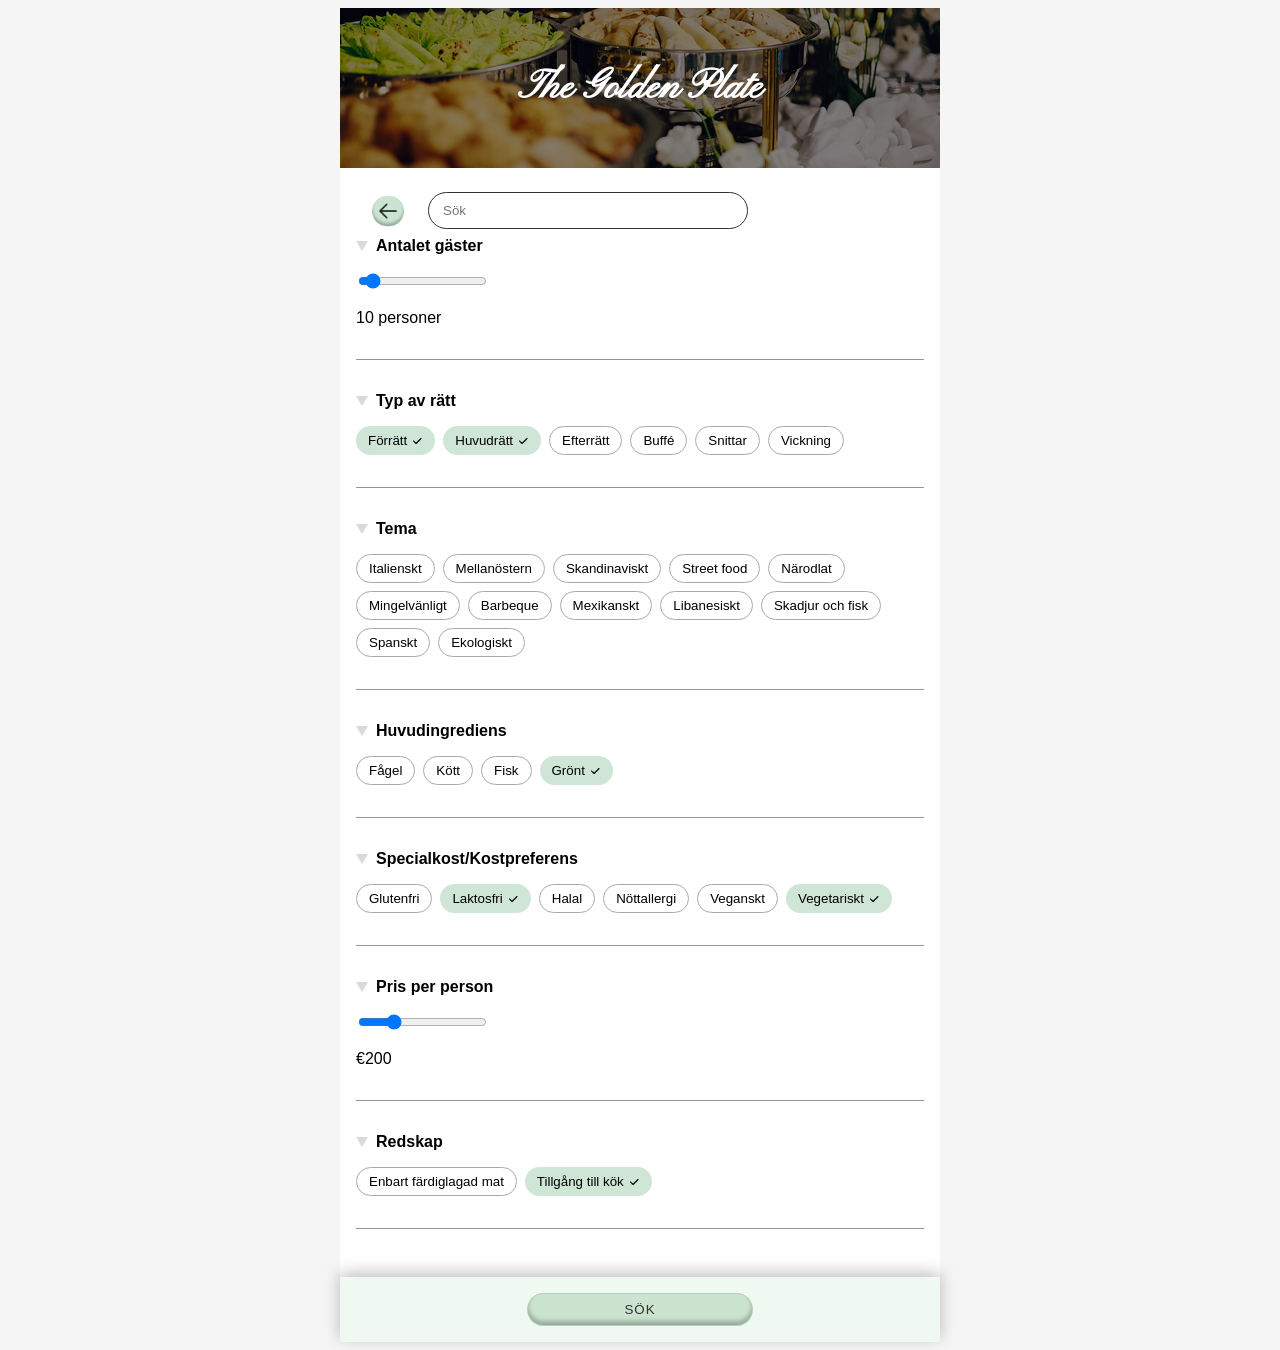
<file: index.html>
<!DOCTYPE html>
<html lang="sv">

<head>
    <meta charset="UTF-8">
    <title>Food Filter</title>
    <link rel="stylesheet" href="style.css">
    <link href="https://fonts.googleapis.com/css2?family=Pinyon+Script&display=swap" rel="stylesheet">
</head>

<body>

    <div class="container">
        <div class="background-title">
            <img src="assets/Rectangle 33_edited.png" alt="background">
            <h2 class="title">The Golden Plate</h2>
        </div>

        <div class="filter">

            <!-- Search -->
<div class="search-wrapper">
    <img src="assets/Frame 128.png" class="back-icon">
    <input type="text" placeholder="Sök" class="search">
</div>

            <!-- Guests -->
            <div class="section">
                <header class="filter-header">
                    <img src="assets/Polygon 3.png" class="toggle-icon" alt="">
                    <h4>Antalet gäster</h4>
                </header>

                <div class="section-content">
                    <input type="range" min="1" max="150" value="10" id="guests">
                    <p class="slider-value" id="guestValue">10 personer</p>
                </div>

                <div class="selected-tags"></div>
            </div>

            <div class="divider"></div>

            <!-- Type -->
            <div class="section">
                <header class="filter-header">
                    <img src="assets/Polygon 3.png" class="toggle-icon" alt="">
                    <h4>Typ av rätt</h4>
                </header>

                <div class="section-content">
                    <div class="tags">
                        <button class="tag active">Förrätt</button>
                        <button class="tag active">Huvudrätt</button>
                        <button class="tag">Efterrätt</button>
                        <button class="tag">Buffé</button>
                        <button class="tag">Snittar</button>
                        <button class="tag">Vickning</button>
                    </div>
                </div>

                <div class="selected-tags"></div>
            </div>

            <div class="divider"></div>

            <!-- Theme -->

            <div class="section">
                <header class="filter-header">
                    <img src="assets/Polygon 3.png" class="toggle-icon" alt="">
                    <h4>Tema</h4>
                </header>

                <div class="section-content">
                    <div class="tags">
                        <button class="tag">Italienskt</button>
                        <button class="tag">Mellanöstern</button>
                        <button class="tag">Skandinaviskt</button>
                        <button class="tag">Street food</button>
                        <button class="tag">Närodlat</button>
                        <button class="tag">Mingelvänligt</button>
                        <button class="tag">Barbeque</button>
                        <button class="tag">Mexikanskt</button>
                        <button class="tag">Libanesiskt</button>
                        <button class="tag">Skadjur och fisk</button>
                        <button class="tag">Spanskt</button>
                        <button class="tag">Ekologiskt</button>
                    </div>
                </div>

                <div class="selected-tags"></div>
            </div>

            <div class="divider"></div>

            <!-- Ingredients -->
            <div class="section">
                <header class="filter-header">
                    <img src="assets/Polygon 3.png" class="toggle-icon" alt="">
                    <h4>Huvudingrediens</h4>
                </header>

                <div class="section-content">
                    <div class="tags">
                        <button class="tag">Fågel</button>
                        <button class="tag">Kött</button>
                        <button class="tag">Fisk</button>
                        <button class="tag active">Grönt</button>
                    </div>
                </div>

                <div class="selected-tags"></div>
            </div>

            <div class="divider"></div>

            <!-- Specialkost/Kostpreferens -->
            <div class="section">
                <header class="filter-header">
                    <img src="assets/Polygon 3.png" class="toggle-icon" alt="">
                    <h4>Specialkost/Kostpreferens</h4>
                </header>

                <div class="section-content">
                    <div class="tags">
                        <button class="tag">Glutenfri</button>
                        <button class="tag active">Laktosfri</button>
                        <button class="tag">Halal</button>
                        <button class="tag">Nöttallergi</button>
                        <button class="tag">Veganskt</button>
                        <button class="tag active">Vegetariskt</button>
                    </div>
                </div>

                <div class="selected-tags"></div>
            </div>

            <div class="divider"></div>

            <!-- Price -->
            <div class="section">
                <header class="filter-header">
                    <img src="assets/Polygon 3.png" class="toggle-icon" alt="">
                    <h4>Pris per person</h4>
                </header>

                <div class="section-content">
                    <input type="range" min="0" max="800" value="200" id="price">
                    <p class="slider-value" id="priceValue">€200</p>
                </div>

                <div class="selected-tags"></div>
            </div>

            <div class="divider"></div>

            <!-- Redskap -->
            <div class="section">
                <header class="filter-header">
                    <img src="assets/Polygon 3.png" class="toggle-icon" alt="">
                    <h4>Redskap</h4>
                </header>

                <div class="section-content">
                    <div class="tags">
                        <button class="tag">Enbart färdiglagad mat</button>
                        <button class="tag active">Tillgång till kök</button>
                    </div>
                </div>

                <div class="selected-tags"></div>
                </div>
                <div class="divider"></div>


                <!-- Button -->

            </div>
                    <div class="search-fnt">
            <button class="search-btn">SÖK</button>
        </div>
        </div>

    </div>

    <script src="script.js"></script>
</body>

</html>
</file>
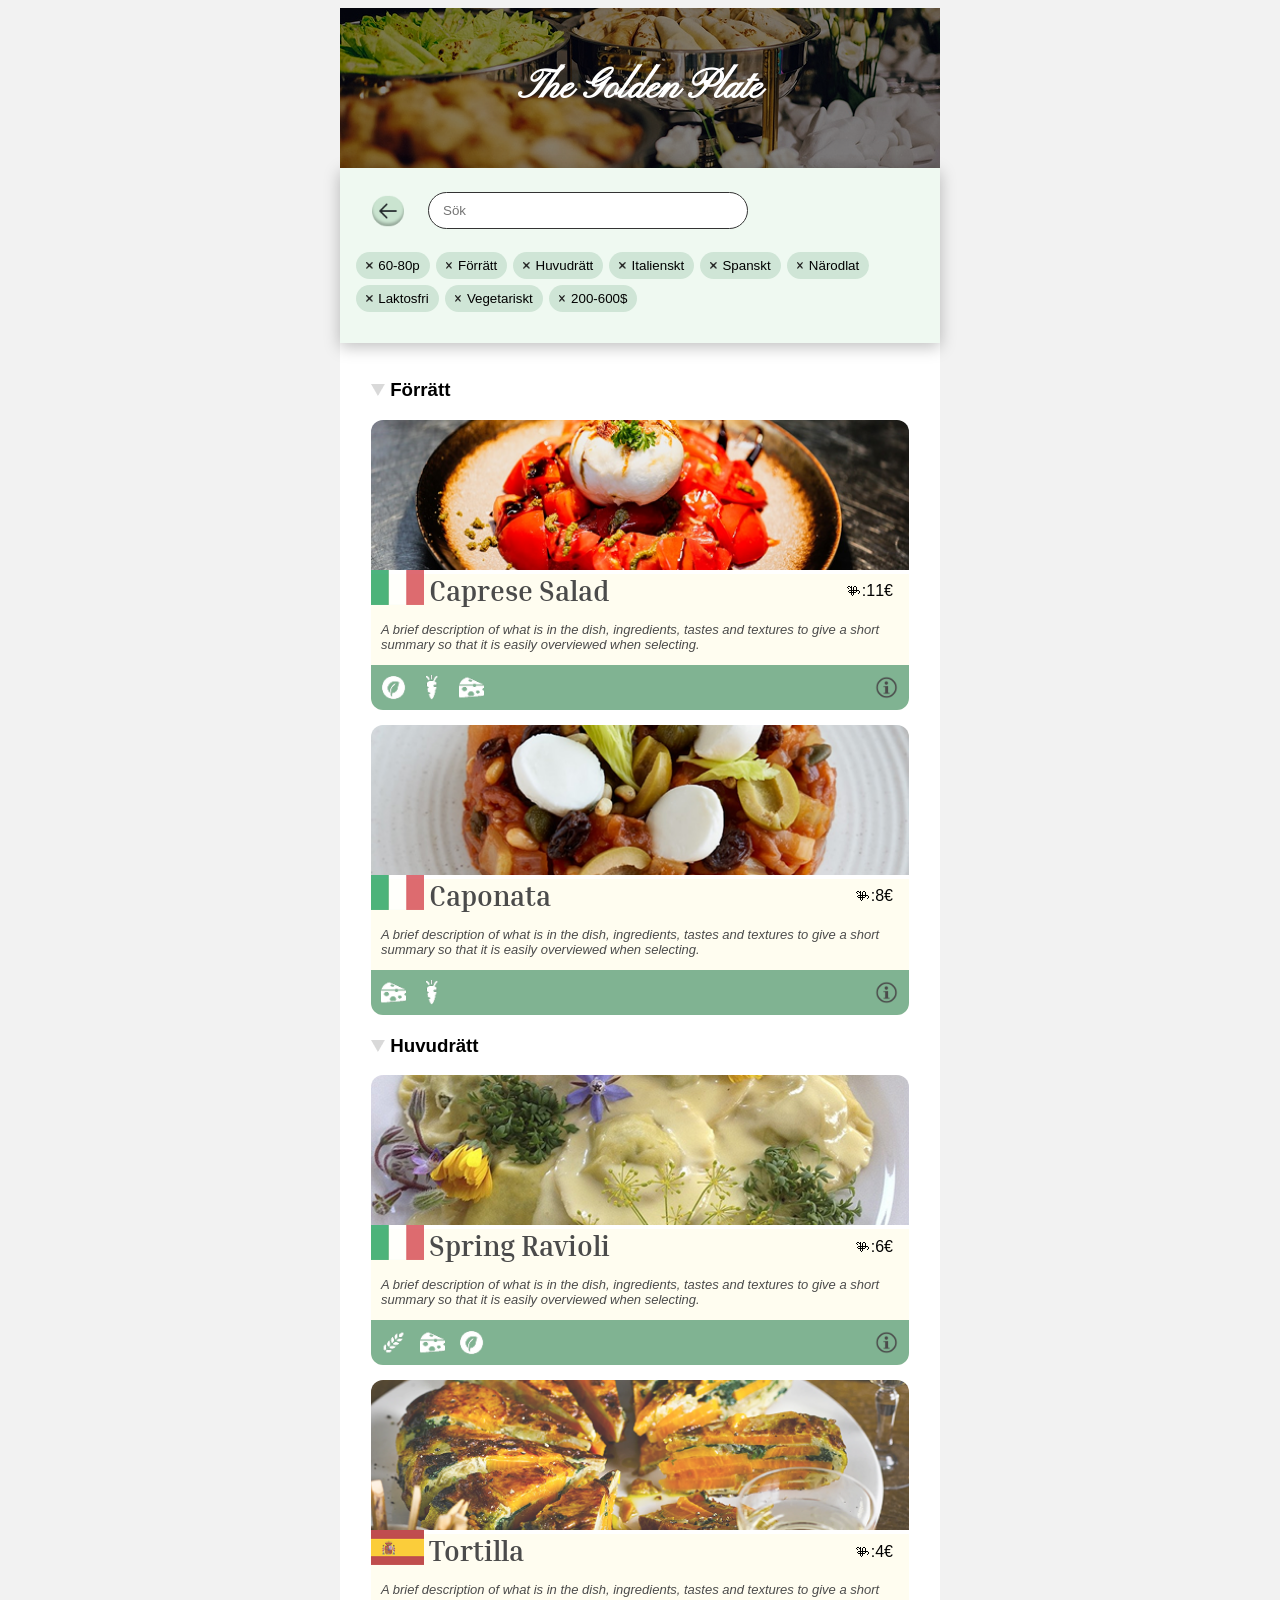
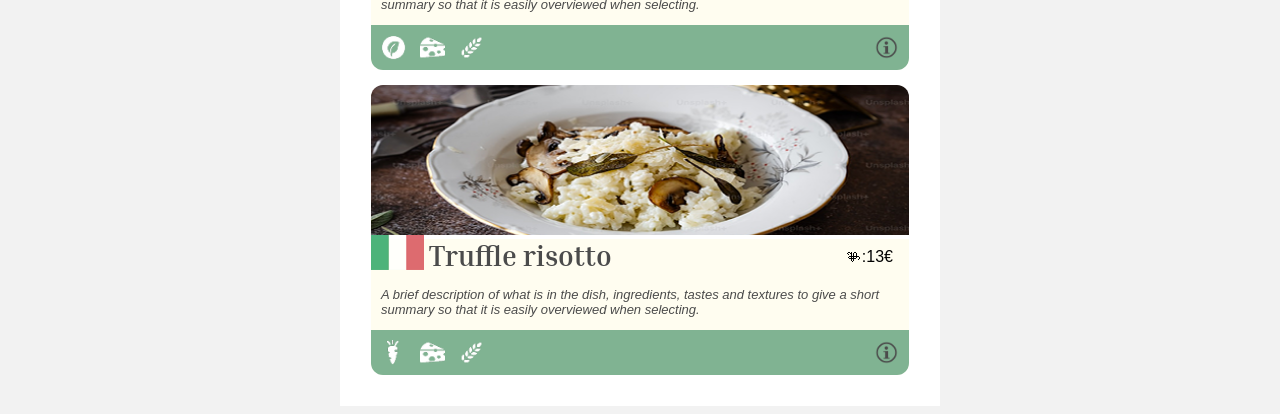
<file: search-results.html>
<!DOCTYPE html>
<html lang="sv">

<head>
    <meta charset="UTF-8">
    <meta name="viewport" content="width=device-width, initial-scale=1.0">
    <title>Food List</title>
    <link rel="stylesheet" href="style.css">
    <link href="https://fonts.googleapis.com/css2?family=Pinyon+Script&display=swap" rel="stylesheet">
    <link href="https://fonts.googleapis.com/css2?family=Inria+Serif&display=swap" rel="stylesheet">
</head>

<body class="body">

    <div class="container">

        <div class="background-title">
            <img src="assets/Rectangle 33_edited.png" alt="background">
            <h2 class="title">The Golden Plate</h2>
        </div>

        
            <div class="sticky-header">
               <div class="search-wrapper">
    <img src="assets/Frame 128.png" class="back-icon">
    <input type="text" placeholder="Sök" class="search">
</div>

                <div class="filters">
                    <button class="tag2 active selected-tag">
                        <img src="assets/Icon-close.png" class="close-icon">60-80p
                    </button>

                    <button class="tag2 active selected-tag">
                        <img src="assets/Icon-close.png" class="close-icon">Förrätt
                    </button>

                    <button class="tag2 active selected-tag">
                        <img src="assets/Icon-close.png" class="close-icon">Huvudrätt
                    </button>
                    <button class="tag2 active selected-tag">
                        <img src="assets/Icon-close.png" class="close-icon">Italienskt
                    </button>

                    <button class="tag2 active selected-tag">
                        <img src="assets/Icon-close.png" class="close-icon">Spanskt
                    </button>

                    <button class="tag2 active selected-tag">
                        <img src="assets/Icon-close.png" class="close-icon">Närodlat
                    </button>
                    <button class="tag2 active selected-tag">
                        <img src="assets/Icon-close.png" class="close-icon">Laktosfri
                    </button>

                    <button class="tag2 active selected-tag">
                        <img src="assets/Icon-close.png" class="close-icon">Vegetariskt
                    </button>

                    <button class="tag2 active selected-tag">
                        <img src="assets/Icon-close.png" class="close-icon">200-600$
                    </button>
                </div>
            </div>
<div class="filter">
    <div class="dishes">
        <h3><img src="assets/Polygon 3.png" alt="icon"> Förrätt</h3>

        <div class="card">
            <img src="assets/image 31.png" alt="">
            <div class="card-body">
                <div class="title-price">
                    <h4 class="dish-title">
                        <img src="assets/flagga.png" alt="icon" class="flag-icon" style="height: 35px; width: auto;">
                        <span class="text">Caprese Salad</span>
                    </h4>
                    <span>⅌:11€</span>
                </div>
                <p>A brief description of what is in the dish, ingredients, tastes and textures to give a short
                    summary so that it is easily overviewed when selecting.</p>
                <div class="actions">
                    <button><img src="assets/image 40.png" alt="icon" style="height: 25px; width: auto;"></button>
                    <button><img src="assets/Carrot.png" alt="icon" style="height: 25px; width: auto;"></button>
                    <button><img src="assets/image 39.png" alt="icon" style="height: 25px; width: auto;"></button>
                        <button class="info-btn">
        <img src="assets/info.png">
    </button>
                </div>
            </div>
        </div>

        <div class="card">
            <img src="assets/image 32.png" alt="">
            <div class="card-body">
                <div class="title-price">
                    <h4 class="dish-title">
                        <img src="assets/flagga.png" alt="icon" class="flag-icon" style="height: 35px; width: auto;">
                        <span class="text">Caponata</span>
                    </h4>
                    <span>⅌:8€</span>
                </div>
                <p>A brief description of what is in the dish, ingredients, tastes and textures to give a short
                    summary so that it is easily overviewed when selecting.</p>
                <div class="actions">
                    <button><img src="assets/image 39.png" alt="icon" style="height: 25px; width: auto;"></button>
                    <button><img src="assets/Carrot.png" alt="icon" style="height: 25px; width: auto;"></button>
                    <button class="info-btn">
        <img src="assets/info.png">
    </button>
                </div>
            </div>
        </div>

        <h3><img src="assets/Polygon 3.png" alt="icon"> Huvudrätt</h3>

        <div class="card">
            <img src="assets/image 33.png" alt="">
            <div class="card-body">
                <div class="title-price">
                    <h4 class="dish-title">
                        <img src="assets/flagga.png" alt="icon" class="flag-icon" style="height: 35px; width: auto;">
                        <span class="text"> Spring Ravioli </span>
                    </h4>
                    <span>⅌:6€</span>
                </div>
                <p>A brief description of what is in the dish, ingredients, tastes and textures to give a short
                    summary so that it is easily overviewed when selecting.</p>
                <div class="actions">
                    <button><img src="assets/image 36.png" alt="icon" style="height: 25px; width: auto;"></button>
                    <button><img src="assets/image 39.png" alt="icon" style="height: 25px; width: auto;"></button>
                    <button><img src="assets/image 40.png" alt="icon" style="height: 25px; width: auto;"></button>
                    <button class="info-btn">
        <img src="assets/info.png">
    </button>
                </div>
            </div>
        </div>

        <div class="card">
            <img src="assets/image 34.png" alt="">
            <div class="card-body">
                <div class="title-price">
                    <h4 class="dish-title">
                        <img src="assets/flagga4.png" alt="icon" class="flag-icon" style="height: 35px; width: auto;">
                        <span class="text">Tortilla</span>
                    </h4>
                    <span>⅌:4€</span>
                </div>
                <p>A brief description of what is in the dish, ingredients, tastes and textures to give a short
                    summary so that it is easily overviewed when selecting.</p>
                <div class="actions">
                    <button><img src="assets/image 40.png" alt="icon" style="height: 25px; width: auto;"></button>
                    <button><img src="assets/image 39.png" alt="icon" style="height: 25px; width: auto;"></button>
                    <button><img src="assets/image 36.png" alt="icon" style="height: 25px; width: auto;"></button>
                    <button class="info-btn">
        <img src="assets/info.png">
    </button>
                </div>
            </div>
        </div>

        <div class="card">
            <img src="assets/image 35.png" alt="">
            <div class="card-body">
                <div class="title-price">
                    <h4 class="dish-title">
                        <img src="assets/flagga.png" alt="icon" class="flag-icon" style="height: 35px; width: auto;">
                        <span class="text"> Truffle risotto </span>
                    </h4>
                    <span>⅌:13€</span>
                </div>
                <p>A brief description of what is in the dish, ingredients, tastes and textures to give a short
                    summary so that it is easily overviewed when selecting.</p>
                <div class="actions">
                    <button><img src="assets/Carrot.png" alt="icon" style="height: 25px; width: auto;"></button>
                    <button><img src="assets/image 39.png" alt="icon" style="height: 25px; width: auto;"></button>
                    <button><img src="assets/image 36.png" alt="icon" style="height: 25px; width: auto;"></button>
                    <button class="info-btn">
        <img src="assets/info.png">
    </button>
                </div>
            </div>
        </div>
    </div>
</div>

<script src="script.js"></script>
</body>
</html>
</file>
<file: style.css>
body {
    font-family: Inter, sans-serif;
    background: #f5f5f5;
}

.container {
    max-width: 600px;
    margin: auto;
    background: white;
}

.filter {
    padding: 1rem;
}

.search-wrapper {
    display: flex;
    align-items: center;
    gap: 1.5rem;
    padding: 0.5rem 16px 0.5rem 0;
    margin-right: 10rem;
    margin-left: 1rem;
}

.back-icon {
    width: 32px;
    height: 32px;
    object-fit: contain;
    cursor: pointer;
}

.search {
    flex: 1;
    box-sizing: border-box;
    border: 1px solid #333;
    border-radius: 25px;
    padding: 10px 14px;
    margin: 0;
}

.background-title {
    position: relative;
    width: 100%;
    overflow: hidden;
}

.background-title img {
    width: 100%;
    height: auto;
    display: block;
}


.title {
    position: absolute;
    top: 50%;
    left: 50%;
    transform: translate(-50%, -50%);
    margin: 0;
    color: white;
    text-align: center;
    font-family: 'Pinyon Script', cursive;
    font-size: 2.5rem;
}



.divider {
    border-top: 1px solid rgba(149, 149, 149, 1);
    height: 0;
    margin: 2rem 0;
}


.section {
    margin-bottom: 20px;
}

.tags {
    display: flex;
    flex-wrap: wrap;
    gap: 8px;
}

.tag {
    display: inline-flex;
    align-items: center;
    gap: 0.25rem;
    padding: 6px 12px;
    border-radius: 20px;
    border: 1px solid #aaa;
    background: white;
    cursor: pointer;
}

.selected-tag {
    display: inline-flex;
    align-items: center;
    gap: 0.35rem;
    cursor: pointer;
}


.close-icon {
    width: 0.5em;
    height: 0.5em;
    object-fit: contain;
}

.tag.active {
    background: #cfe5d6;
    border: none;
}

.section-content.hidden {
    display: none;
}

.tag.active:not(.selected-tag)::after {
    content: "";
    width: 12px;
    height: 12px;
    display: inline-block;
    background-image: url("assets/check.png");
    background-size: contain;
    background-repeat: no-repeat;
    background-position: center;
}

.dishes {
    margin: 15px;
}

.search-fnt {
    width: 100%;
    text-align: center;
    padding-left: 0;
    padding-top: 1rem;
    padding-right: 0;
    padding-bottom: 1rem;
    border: none;
    background: #EFF9F1;
    margin: 0;
    cursor: pointer;

    box-shadow: 0 -4px 15px 0 rgba(0, 0, 0, 0.25);
}

.search-btn {

    border-radius: 20px;
    background: #CAE4D0;
    box-shadow: 0 -4px 4px 0 rgba(0, 0, 0, 0.25) inset;

    color: #333;
    padding: 0.5rem 6rem;

    border: 1px solid rgba(0, 0, 0, 0.1);
    text-align: center;
    font-weight: 500;
    letter-spacing: 1px;
    cursor: pointer;

    transition: all 0.3s ease;
}

.toggle-icon {
    cursor: pointer;
    transition: transform 0.3s ease;
}

.toggle-icon.rotated {
    transform: rotate(180deg);
}

.tags.hidden {
    display: none;
}

.selected-tags {
    display: none;
    flex-wrap: wrap;
    gap: 8px;
    margin-top: 0.5rem;
}



.selected-tags.show {
    display: flex;
}

/* Search Results */

.body {
    font-family: Arial, sans-serif;
    background: #f2f2f2;
}

.app {
    max-width: 600px;
    margin: auto;
    background: white;
    padding: 20px;
}

.header {
    text-align: center;
}

.sticky-header {
    padding: 1rem;
    background: rgba(239, 249, 241, 1);
    box-shadow: 0 4px 15px 0 rgba(0, 0, 0, 0.25);
}

.filter-header {
    display: flex;
    align-items: center;
    gap: 0.5rem;
    margin-bottom: 1rem;
}

.filter-header h4 {
    font-family: Inter, sans-serif;
}

.filter-header img {
    width: 0.75em;
    height: auto;
    display: block;
}

.filter-header h4 {
    margin: 0;
}

.filters {
    display: flex;
    flex-wrap: wrap;
    gap: 6px;
    margin: 15px 0;
}

.sticky-header {
    position: sticky;
    top: 0;
    z-index: 1000;
    background-color: white;
    padding: 1rem;
    background: rgba(239, 249, 241, 1);
    box-shadow: 0 4px 15px 0 rgba(0, 0, 0, 0.25);
}

.tag2 {
    padding: 6px 10px;
    border-radius: 15px;
    background: #cfe5d6;
    border: none;
    cursor: pointer;
}

.tag2.active {
    background: #cfe5d6;
    border: none;
}

h3 {
    margin-top: 20px;
}

h4 {
    font-family: 'Inria Serif', serif;
}

.card {
    background: white;
    border-radius: 12px;
    overflow: hidden;
    margin-bottom: 15px;
    
}

.card img {
    width: 100%;
    height: 150px;
    object-fit: cover;
}

.card p {
    margin-left: 10px;
    font-style: italic;
    font-size: small;
    font-weight: 400;
    color: #4B4B4B;
    line-height: normal;
}

.card-body {
    padding: 0px;
    background-color: #FFFDF0;
}

.title-price {
    display: flex;
    justify-content: space-between;
    align-items: center;
    margin-right: 1rem;
}

.title-price h4 {
    margin: 0;
    color: #4B4B4B;
    font-family: "Inria Serif";
    font-size: 27.5px;
    font-style: normal;
    font-weight: 700;
    line-height: normal;
}

.card-footer {
    display: flex;
    align-items: center;
    justify-content: space-between;
    margin-top: 10px;
    width: 100%;
}

.dish-title {
    display: flex;
    align-items: flex-start;
    margin: 0;
    gap: 5px;
}

.flag-icon {
    display: block;
    transform: translateY(-4px);
    margin: 0;
}

.actions {
    display: flex;
    align-items: center;
    background-color: #80B392;
    padding: 6px;
    border-radius: 8px;
    border-top-left-radius: 0;
    border-top-right-radius: 0;
    gap: 6px;
}

.actions button {
    background: transparent;
    border: none;
    display: flex;
    align-items: center;
    justify-content: center;
    padding: 4px;
}

.info-btn {
    margin-left: auto;
    background-color: #e6e6e6;
    padding: 6px;
    border-radius: 6px;
    cursor: pointer;
}

.actions img {
    height: 25px;
    width: auto;
}

.extra-info {
    margin-top: 10px;
    background: rgba(255, 253, 240, 1);
    padding: 14px 18px;
    font-size: 0.9rem;
    color: #333;
}

.extra-info-content {
    display: flex;
    justify-content: space-between;
    gap: 30px;
    align-items: flex-start;
}

.ingredients-column,
.nutrition-column {
    width: 50%;
}

.ingredients-column ul {
    margin: 0;
    padding-left: 18px;
}

.ingredients-column li {
    margin-bottom: 6px;
}

.nutrition-column {
    border-left: 1px solid #8f8f8f;
    padding-left: 18px;
}

.nutrition-row {
    display: flex;
    justify-content: space-between;
    gap: 16px;
    margin-bottom: 6px;
}

.nutrition-row span:first-child {
    min-width: 80px;
}
</file>
